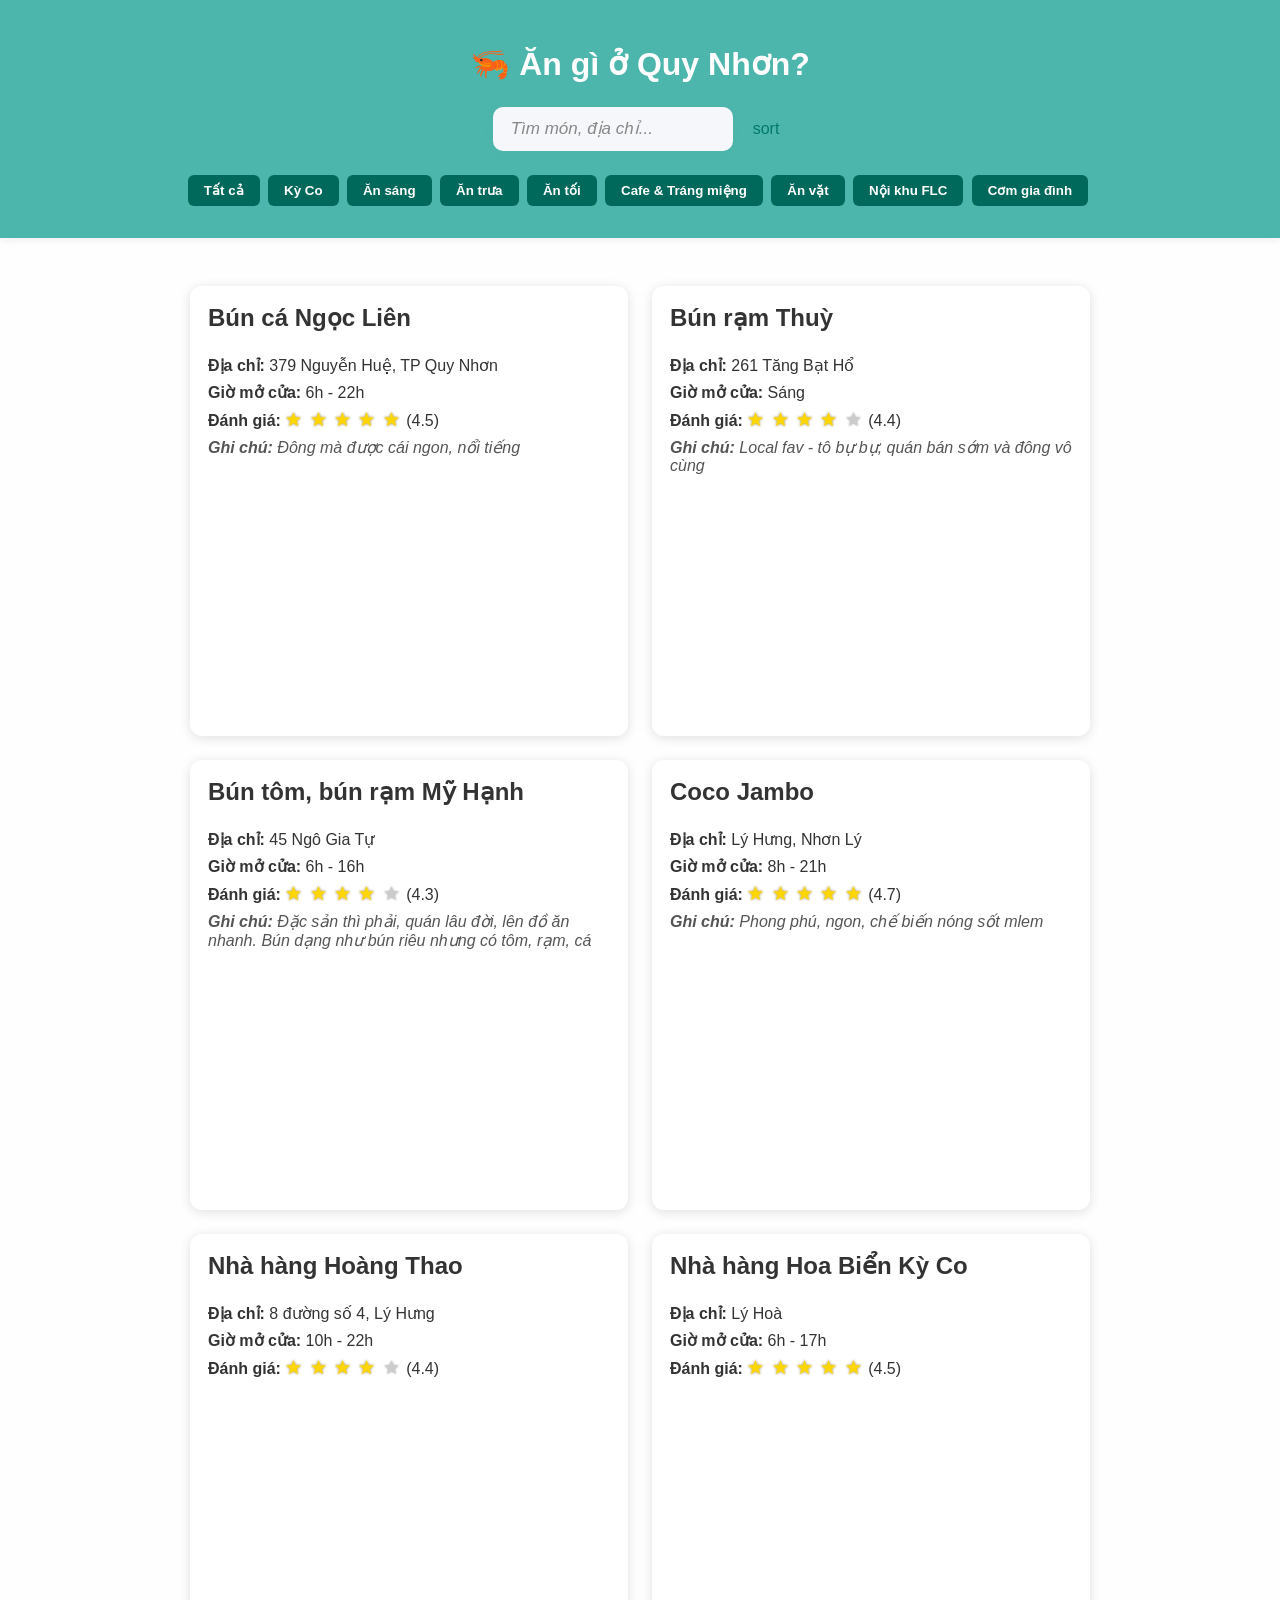
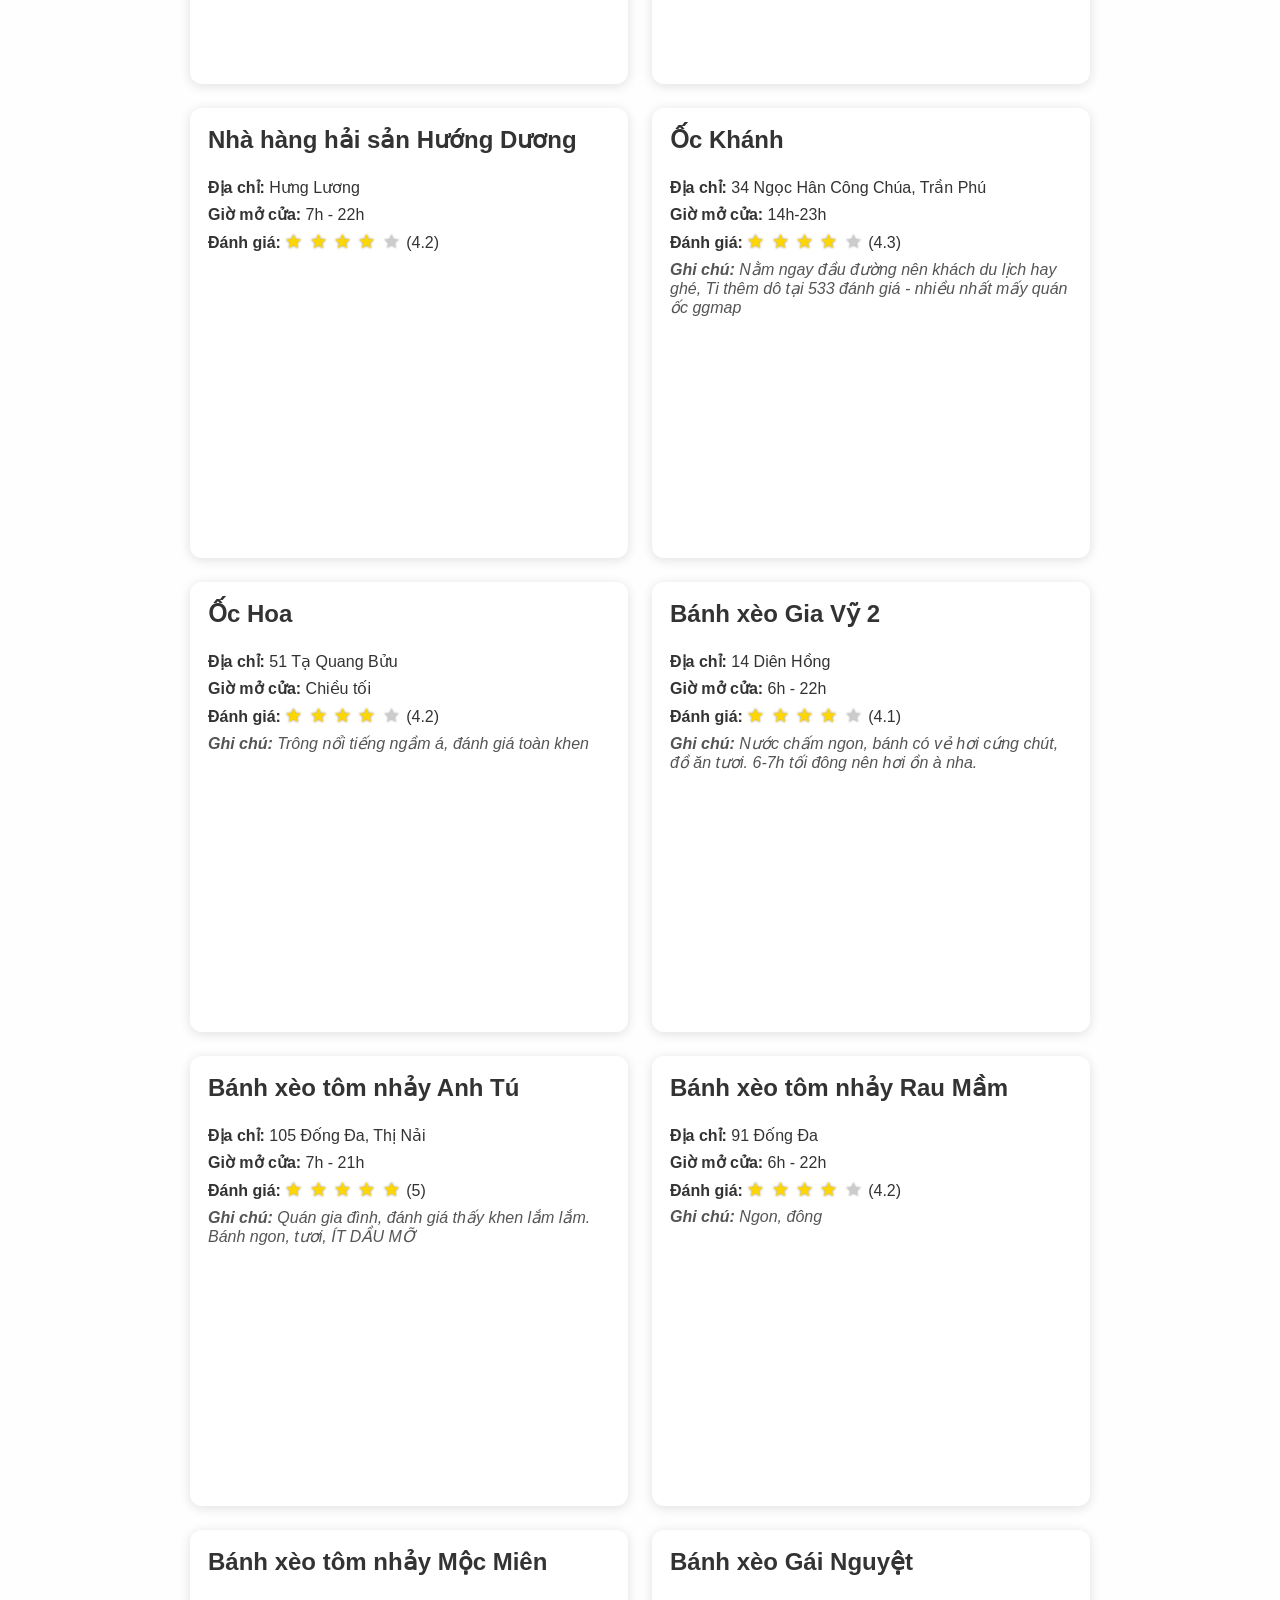
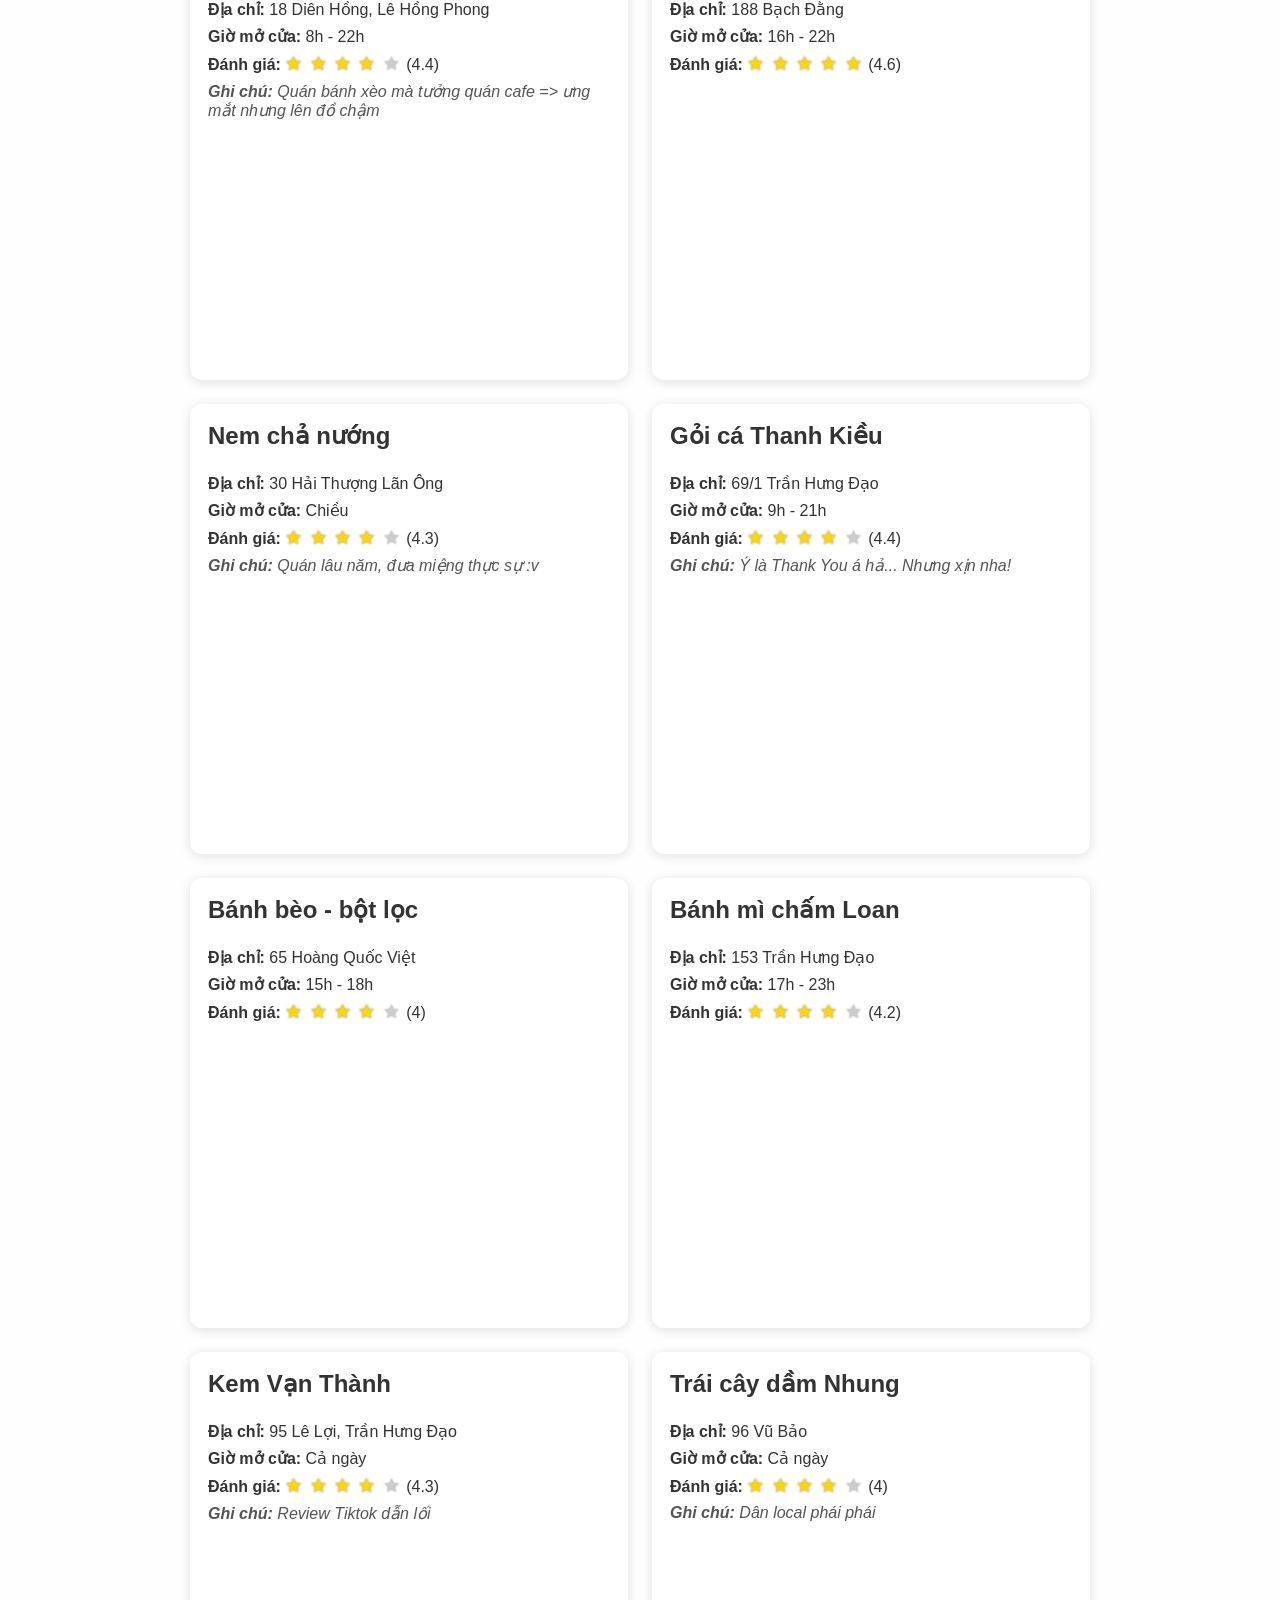
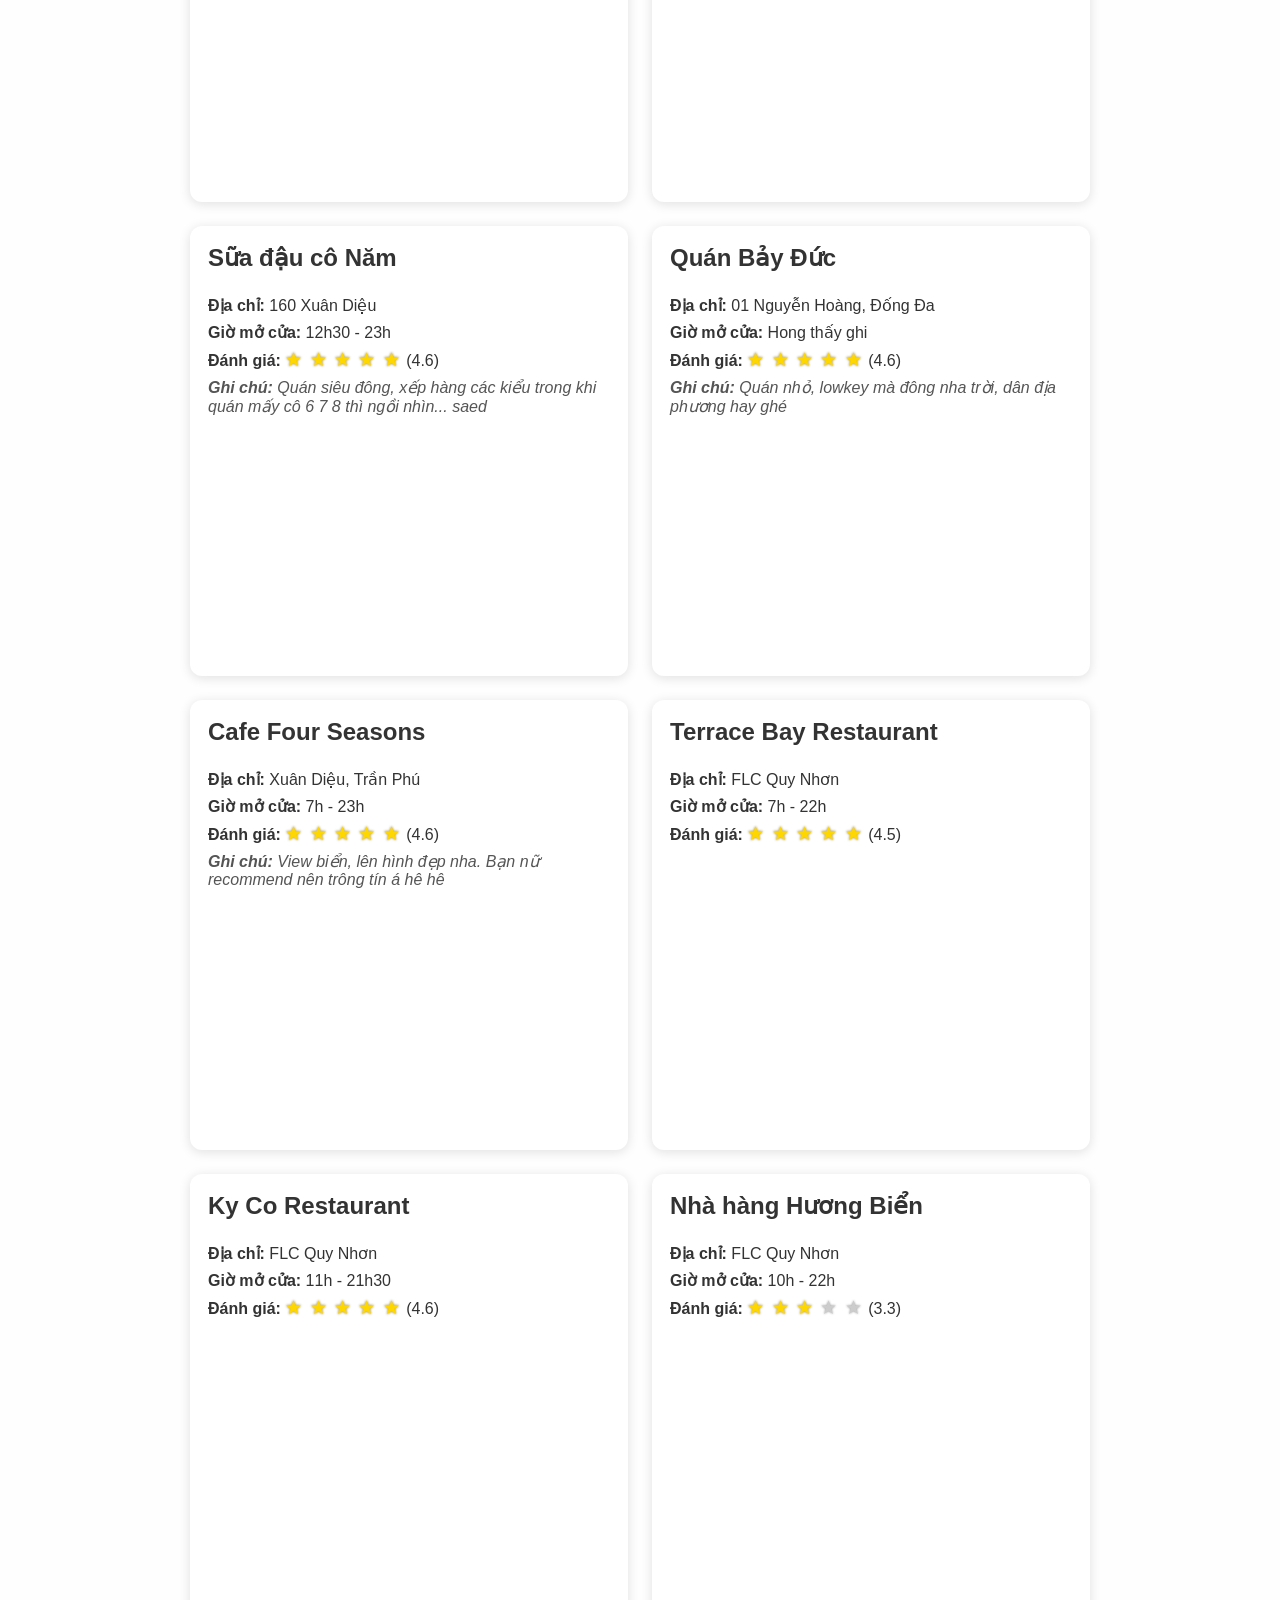
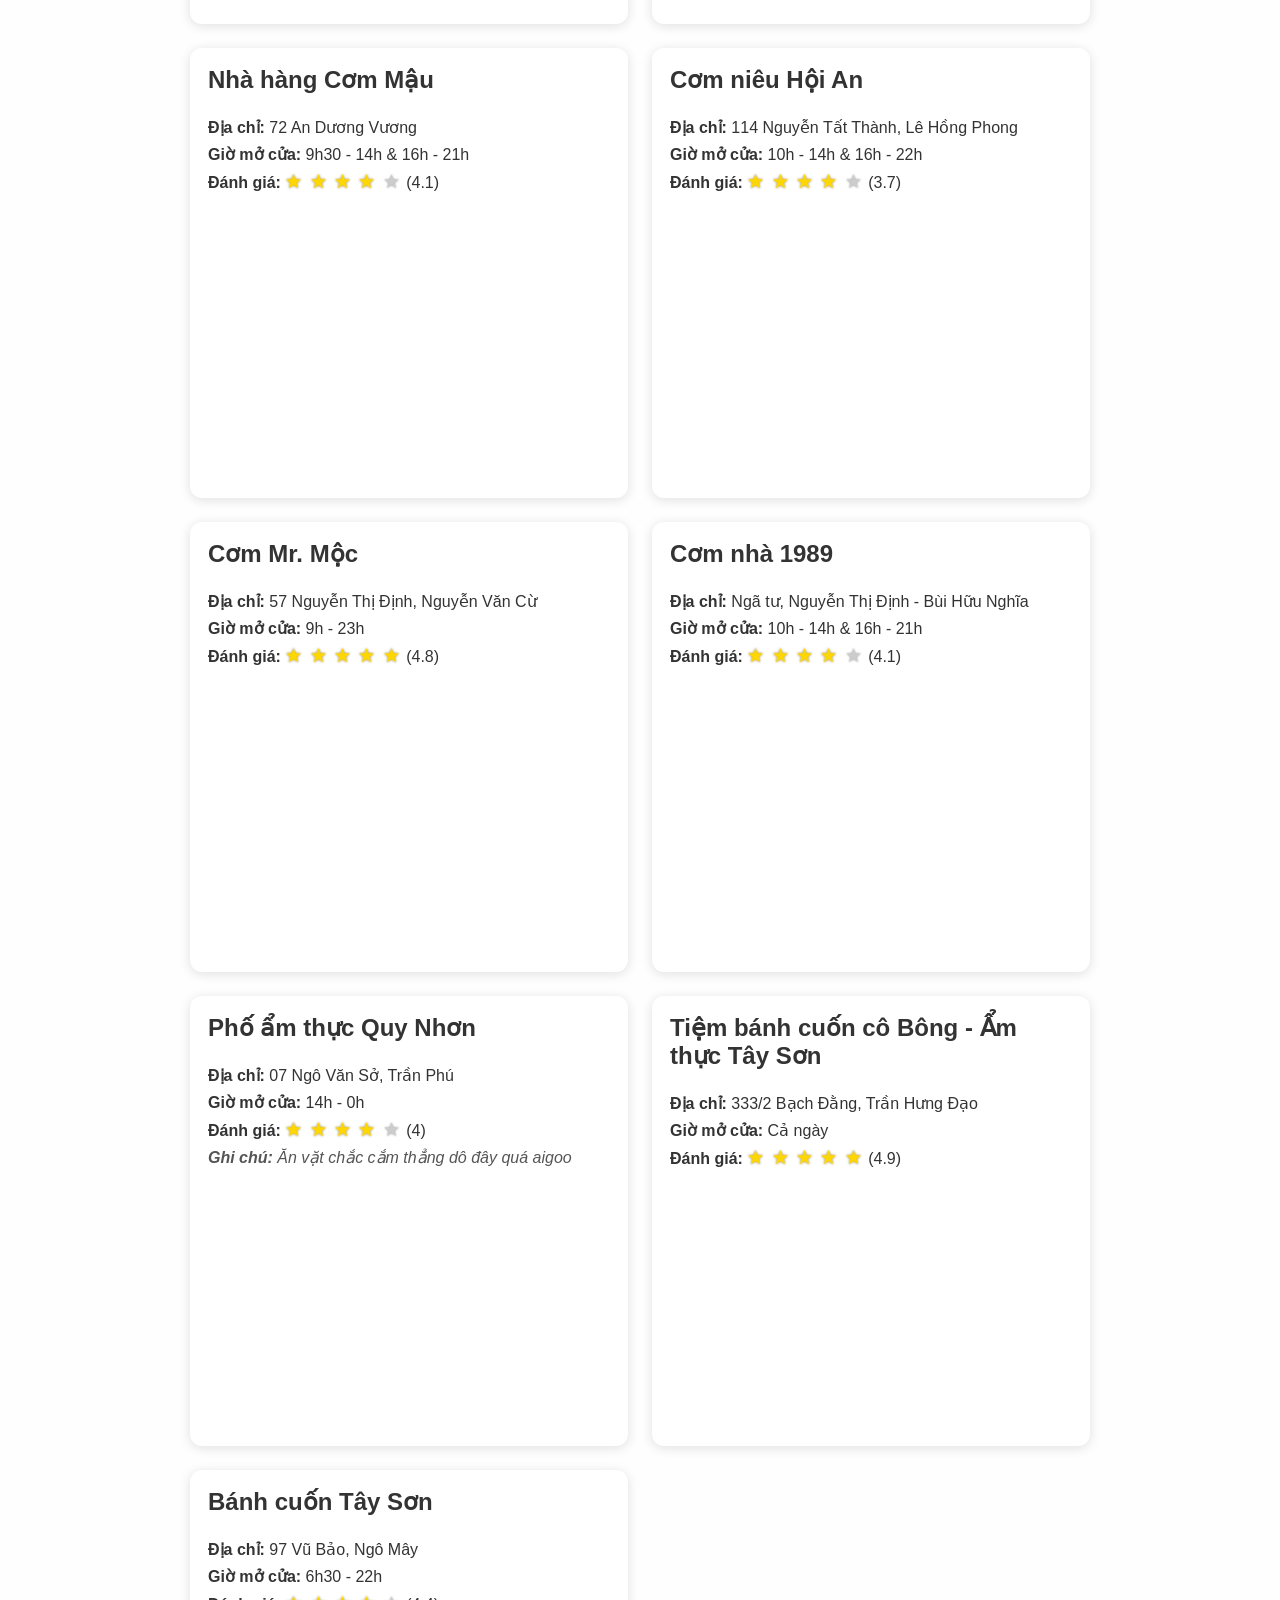
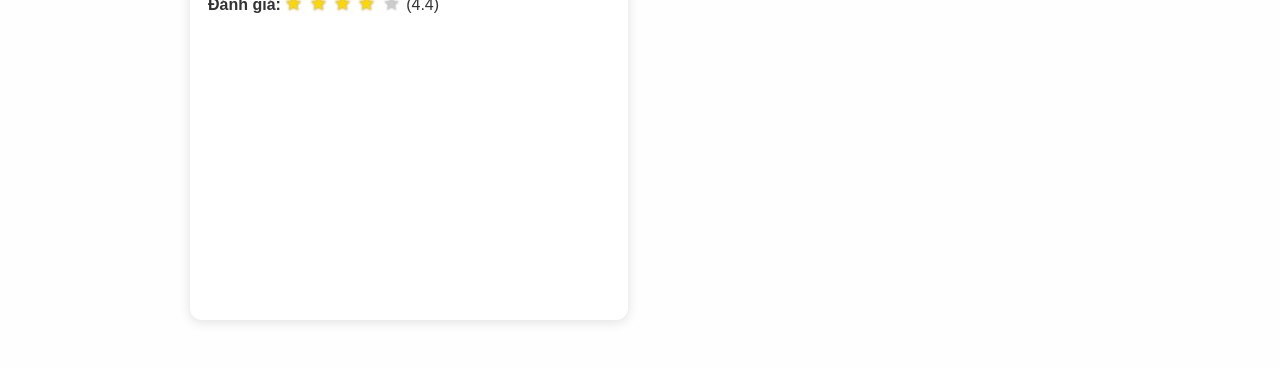
<file: index.html>
<!DOCTYPE html>
<html lang="vi">
<head>
  <meta charset="UTF-8" />
  <meta name="viewport" content="width=device-width, initial-scale=1.0" />
  <title>Địa điểm ăn uống Quy Nhơn</title>
  <link rel="stylesheet" href="style.css?v=20250731" />
  <link rel="icon" href="hehe.png" />
</head>
<body>
  <header>
    <h1>🦐 Ăn gì ở Quy Nhơn?</h1>
    <div class="search-bar-wrapper">
      <div class="search-group" style="position:relative;display:flex;gap:8px;align-items:center;">
        <input
          type="text"
          id="search"
          placeholder="Tìm món, địa chỉ..."
          oninput="searchPlaces(this.value)"
          autocomplete="off"
        />
        <button type="button" id="sort-btn" onclick="sortPlaces('desc')" title="Sắp xếp" style="font-size:16px;font-weight:500;color:#00796b;display:flex;align-items:center;gap:4px;">
          sort
        </button>
      </div>
    </div>
    <nav>
      <button onclick="filterPlaces('all')">Tất cả</button>
      <button onclick="filterPlaces('kyco')">Kỳ Co</button>
      <button onclick="filterPlaces('breakfast')">Ăn sáng</button>
      <button onclick="filterPlaces('lunch')">Ăn trưa</button>
      <button onclick="filterPlaces('dinner')">Ăn tối</button>
      <button onclick="filterPlaces('drink')">Cafe & Tráng miệng</button>
      <button onclick="filterPlaces('snack')">Ăn vặt</button>
      <button onclick="filterPlaces('flc')">Nội khu FLC</button>
      <button onclick="filterPlaces('fam')">Cơm gia đình</button>
    </nav>
  </header>
  <main id="places">
    <!-- Địa điểm sẽ được thêm ở đây -->
  </main>
  <script src="main.js"></script>
</body>
</html>
</file>
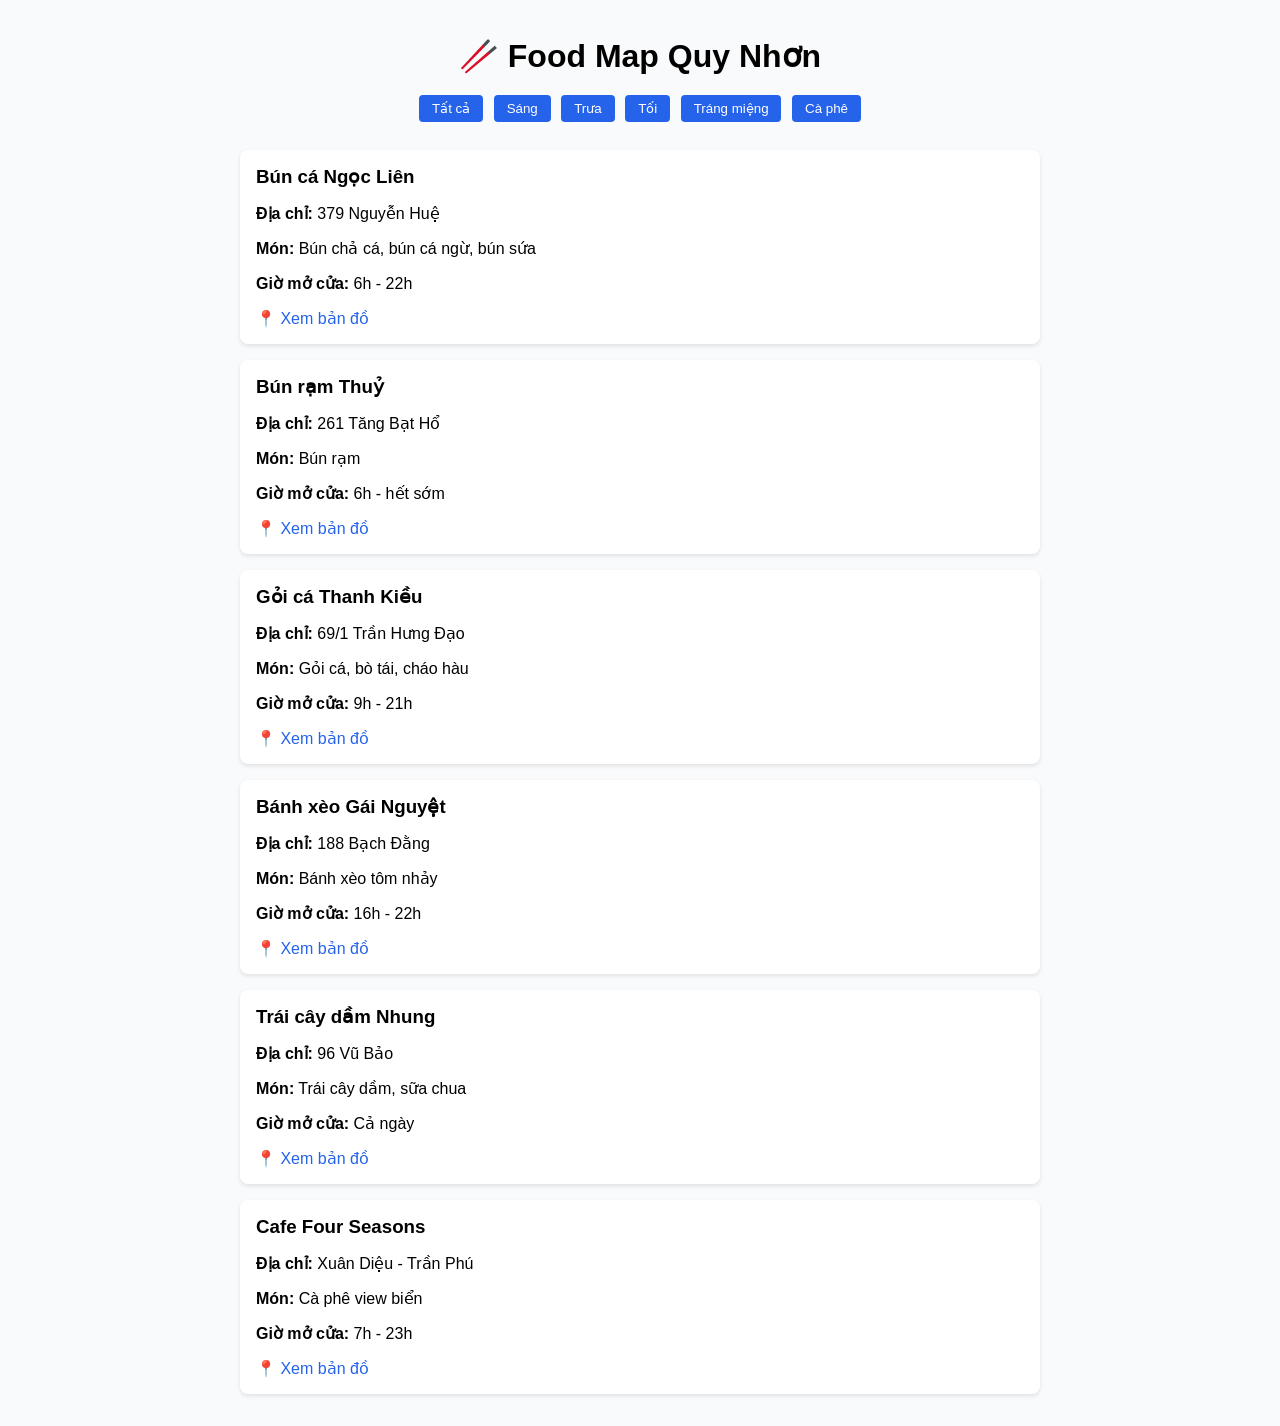
<file: docs/index.html>
<!DOCTYPE html>
<html lang="vi">
<head>
  <meta charset="UTF-8" />
  <meta name="viewport" content="width=device-width, initial-scale=1.0" />
  <title>Food Map Quy Nhơn</title>
  <link rel="stylesheet" href="style.css">
</head>
<body>
  <div class="container">
    <h1>🥢 Food Map Quy Nhơn</h1>

    <div class="filters">
      <button data-filter="all">Tất cả</button>
      <button data-filter="sang">Sáng</button>
      <button data-filter="trua">Trưa</button>
      <button data-filter="toi">Tối</button>
      <button data-filter="trangmieng">Tráng miệng</button>
      <button data-filter="cafe">Cà phê</button>
    </div>

    <div id="places" class="places"></div>
  </div>

  <script>
    const data = [
      {
        name: "Bún cá Ngọc Liên",
        address: "379 Nguyễn Huệ",
        dish: "Bún chả cá, bún cá ngừ, bún sứa",
        time: "6h - 22h",
        map: "https://www.google.com/maps?q=379+Nguy%E1%BB%85n+Hu%E1%BB%87,+Quy+Nh%C6%A1n",
        tag: "sang"
      },
      {
        name: "Bún rạm Thuỷ",
        address: "261 Tăng Bạt Hổ",
        dish: "Bún rạm",
        time: "6h - hết sớm",
        map: "https://www.google.com/maps?q=261+T%C4%83ng+B%E1%BA%A1t+H%E1%BB%95,+Quy+Nh%C6%A1n",
        tag: "sang"
      },
      {
        name: "Gỏi cá Thanh Kiều",
        address: "69/1 Trần Hưng Đạo",
        dish: "Gỏi cá, bò tái, cháo hàu",
        time: "9h - 21h",
        map: "https://www.google.com/maps?q=69/1+Tr%E1%BA%A7n+H%C6%B0ng+%C4%90%E1%BA%A1o,+Quy+Nh%C6%A1n",
        tag: "trua"
      },
      {
        name: "Bánh xèo Gái Nguyệt",
        address: "188 Bạch Đằng",
        dish: "Bánh xèo tôm nhảy",
        time: "16h - 22h",
        map: "https://www.google.com/maps?q=188+B%E1%BA%A1ch+%C4%90%E1%BA%B1ng,+Quy+Nh%C6%A1n",
        tag: "toi"
      },
      {
        name: "Trái cây dầm Nhung",
        address: "96 Vũ Bảo",
        dish: "Trái cây dầm, sữa chua",
        time: "Cả ngày",
        map: "https://www.google.com/maps?q=96+V%C5%A9+B%E1%BA%A3o,+Quy+Nh%C6%A1n",
        tag: "trangmieng"
      },
      {
        name: "Cafe Four Seasons",
        address: "Xuân Diệu - Trần Phú",
        dish: "Cà phê view biển",
        time: "7h - 23h",
        map: "https://www.google.com/maps?q=Four+Seasons+Cafe,+Quy+Nhon",
        tag: "cafe"
      }
    ];

    const container = document.getElementById('places');
    const buttons = document.querySelectorAll('[data-filter]');

    function render(filter = 'all') {
      container.innerHTML = '';
      const filtered = filter === 'all' ? data : data.filter(d => d.tag === filter);
      filtered.forEach(place => {
        container.innerHTML += `
          <div class="card">
            <h3>${place.name}</h3>
            <p><strong>Địa chỉ:</strong> ${place.address}</p>
            <p><strong>Món:</strong> ${place.dish}</p>
            <p><strong>Giờ mở cửa:</strong> ${place.time}</p>
            <a href="${place.map}" target="_blank">📍 Xem bản đồ</a>
          </div>
        `;
      });
    }

    render();

    buttons.forEach(btn => btn.addEventListener('click', () => {
      const f = btn.getAttribute('data-filter');
      render(f);
    }));
  </script>
</body>
</html>
</file>
<file: style.css>
body {
  font-family: "Segoe UI", sans-serif;
  margin: 0;
  padding: 0;
  background: #fefefe;
  color: #333;
}

header {
  background-color: #4db6ac;
  color: white;
  padding: 1.5rem 0 1rem 0;
  text-align: center;
  box-shadow: 0 2px 8px #eee;
  position: relative;
}

nav {
  margin-bottom: 8px;
}
nav button {
  margin: 0 4px 8px 0;
  padding: 0.5rem 1rem;
  border: none;
  background: #00695c;
  color: white;
  border-radius: 6px;
  cursor: pointer;
  font-weight: bold;
  transition: background 0.2s;
}
nav button:hover {
  background: #004d40;
}

.search-bar-wrapper {
  display: flex;
  justify-content: center;
  align-items: center;
  margin: 24px 0 24px 0; /* Tăng khoảng cách trên dưới cho nổi bật */
  width: 100%;
}

.search-group {
  position: relative;
  display: flex;
  gap: 8px;
  align-items: center;
}

#search {
  border: none;
  border-radius: 10px;
  font-size: 17px;
  padding: 12px 40px 12px 18px;
  width: 240px;
  box-sizing: border-box;
  background: #f5f7fa;
  color: #222;
  box-shadow: 0 2px 8px rgba(76, 182, 172, 0.08);
  transition: box-shadow 0.2s, background 0.2s;
  outline: none;
  margin: 0; /* Xóa margin-top để căn giữa */
}

#search:focus {
  background: #e0f7fa;
  box-shadow: 0 4px 16px rgba(76, 182, 172, 0.18);
}

#search::placeholder {
  color: #888;
  opacity: 1;
  font-style: italic;
}

#suggestions {
  position: absolute;
  left: 0;
  top: 100%;
  margin-top: 4px;
  background: #fff;
  border: 1.5px solid #4db6ac;
  border-radius: 10px;
  max-width: 240px;
  width: 100%;
  box-shadow: 0 6px 24px #b2ebf2;
  z-index: 100;
  text-align: left;
  font-size: 16px;
  display: none;
  animation: fadeIn 0.18s;
}

@keyframes fadeIn {
  from { opacity: 0; transform: translateY(-8px);}
  to { opacity: 1; transform: translateY(0);}
}

#suggestions .suggestion-item {
  padding: 10px 16px;
  cursor: pointer;
  border-bottom: 1px solid #e0f7fa;
  color: #222;
  background: #fff;
  transition: background 0.18s, color 0.18s, border-radius 0.18s;
  border-radius: 0;
}

#suggestions .suggestion-item:last-child {
  border-bottom: none;
  border-radius: 0 0 10px 10px; /* Bo tròn góc dưới cùng */
}

#suggestions .suggestion-item:first-child {
  border-radius: 10px 10px 0 0; /* Bo tròn góc trên cùng nếu muốn */
}

#suggestions .suggestion-item:hover {
  background: #e8f9f1; /* Màu xanh nhạt kiểu Grab */
  color: #00b14f;      /* Xanh lá Grab */
  font-weight: 600;
}

main {
  max-width: 900px;
  margin: 32px auto;
  padding: 1rem;
  display: grid;
  grid-template-columns: repeat(auto-fit, minmax(320px, 1fr));
  gap: 1.5rem;
}

.card {
  background: white;
  border-radius: 12px;
  box-shadow: 0 2px 12px #e0e0e0;
  padding: 18px 18px 12px 18px;
  margin-bottom: 0;
  display: flex;
  flex-direction: column;
  min-height: 420px;
  transition: transform 0.2s ease, box-shadow 0.2s ease;
  cursor: pointer;
}
.card h2 {
  margin-top: 0;
}
.card p {
  margin: 0.25rem 0;
}
.card:hover {
  transform: translateY(-4px) scale(1.015);
  box-shadow: 0 6px 16px rgba(0, 0, 0, 0.15);
  border: 1px solid #4db6ac;
}

.map-frame iframe {
  width: 100%;
  height: 200px;
  border: 0;
  border-radius: 4px;
}
.stars {
  display: inline-block;
  font-size: 1.2rem;
  line-height: 1;
  color: #ffd700;
}

.star {
  color: #ccc;
  transition: transform 0.2s ease;
  display: inline-block;
  margin-right: 2px;
  filter: drop-shadow(0 0 1px #999);
}
.star.filled {
  color: gold;
  text-shadow: 0 0 2px #ffcc00;
}
.star:hover {
  transform: scale(1.2);
}

.note-area {
  min-height: 50px;
  margin-bottom: 8px;
  font-style: italic;
  color: #555;
  display: flex;
  align-items: flex-start;
}
#sort-btn {
  background: transparent;
  border: none;
  cursor: pointer;
  padding: 0 8px;
  margin-left: 4px;
  display: flex;
  align-items: center;
  font-size: 16px;
  font-weight: 500;
  color: #00796b;
  transition: color 0.18s;
}
#sort-btn:hover {
  color: #00b14f;
}
#sort-menu {
  min-width: 180px;
  background: #fff;
  border: 1px solid #e3e6ee;
  border-radius: 12px;
  box-shadow: 0 8px 32px rgba(60,72,88,0.12);
  position: absolute;
  right: 0;
  top: calc(100% + 8px); /* Sẽ thẳng hàng với nút sort */
  z-index: 20;
  display: none;
  padding: 8px 0;
  font-family: "Segoe UI", Arial, sans-serif;
  animation: fadeIn 0.18s;
}

#sort-menu::before {
  content: "";
  position: absolute;
  top: -10px;
  right: 16px; /* Sửa lại cho thẳng với icon nút sort */
  width: 0;
  height: 0;
  border-left: 8px solid transparent;
  border-right: 8px solid transparent;
  border-bottom: 10px solid #fff;
  filter: drop-shadow(0 -2px 2px rgba(60,72,88,0.08));
}

.sort-option {
  padding: 12px 24px;
  cursor: pointer;
  color: #222;
  background: none;
  border: none;
  font-size: 16px;
  transition: background 0.18s, color 0.18s;
  border-radius: 8px;
  text-align: left;
  outline: none;
  font-family: inherit;
  letter-spacing: 0.01em;
  position: relative;
}

.sort-option:not(:last-child) {
  margin-bottom: 2px;
}

.sort-option:hover, .sort-option:focus {
  background: #f5f7fa;
  color: #00796b;
  font-weight: 500;
}
</file>
<file: docs/style.css>
body {
  font-family: Arial, sans-serif;
  background: #f9fafb;
  margin: 0;
  padding: 0;
}

.container {
  max-width: 800px;
  margin: auto;
  padding: 1rem;
}

h1 {
  text-align: center;
  margin-bottom: 1rem;
}

.filters {
  text-align: center;
  margin-bottom: 1.5rem;
}

.filters button {
  margin: 0.2rem;
  padding: 0.4rem 0.8rem;
  border: none;
  background-color: #2563eb;
  color: white;
  border-radius: 4px;
  cursor: pointer;
}

.filters button:hover {
  background-color: #1d4ed8;
}

.card {
  background: white;
  padding: 1rem;
  border-radius: 8px;
  box-shadow: 0 2px 4px rgba(0,0,0,0.1);
  margin-bottom: 1rem;
}

.card h3 {
  margin: 0 0 0.5rem 0;
}

.card a {
  color: #2563eb;
  text-decoration: none;
}

@media (max-width: 640px) {
  .card {
    padding: 0.8rem;
  }
  h1 {
    font-size: 1.5rem;
  }
  .filters button {
    padding: 0.3rem 0.6rem;
    font-size: 0.9rem;
  }
}
</file>
